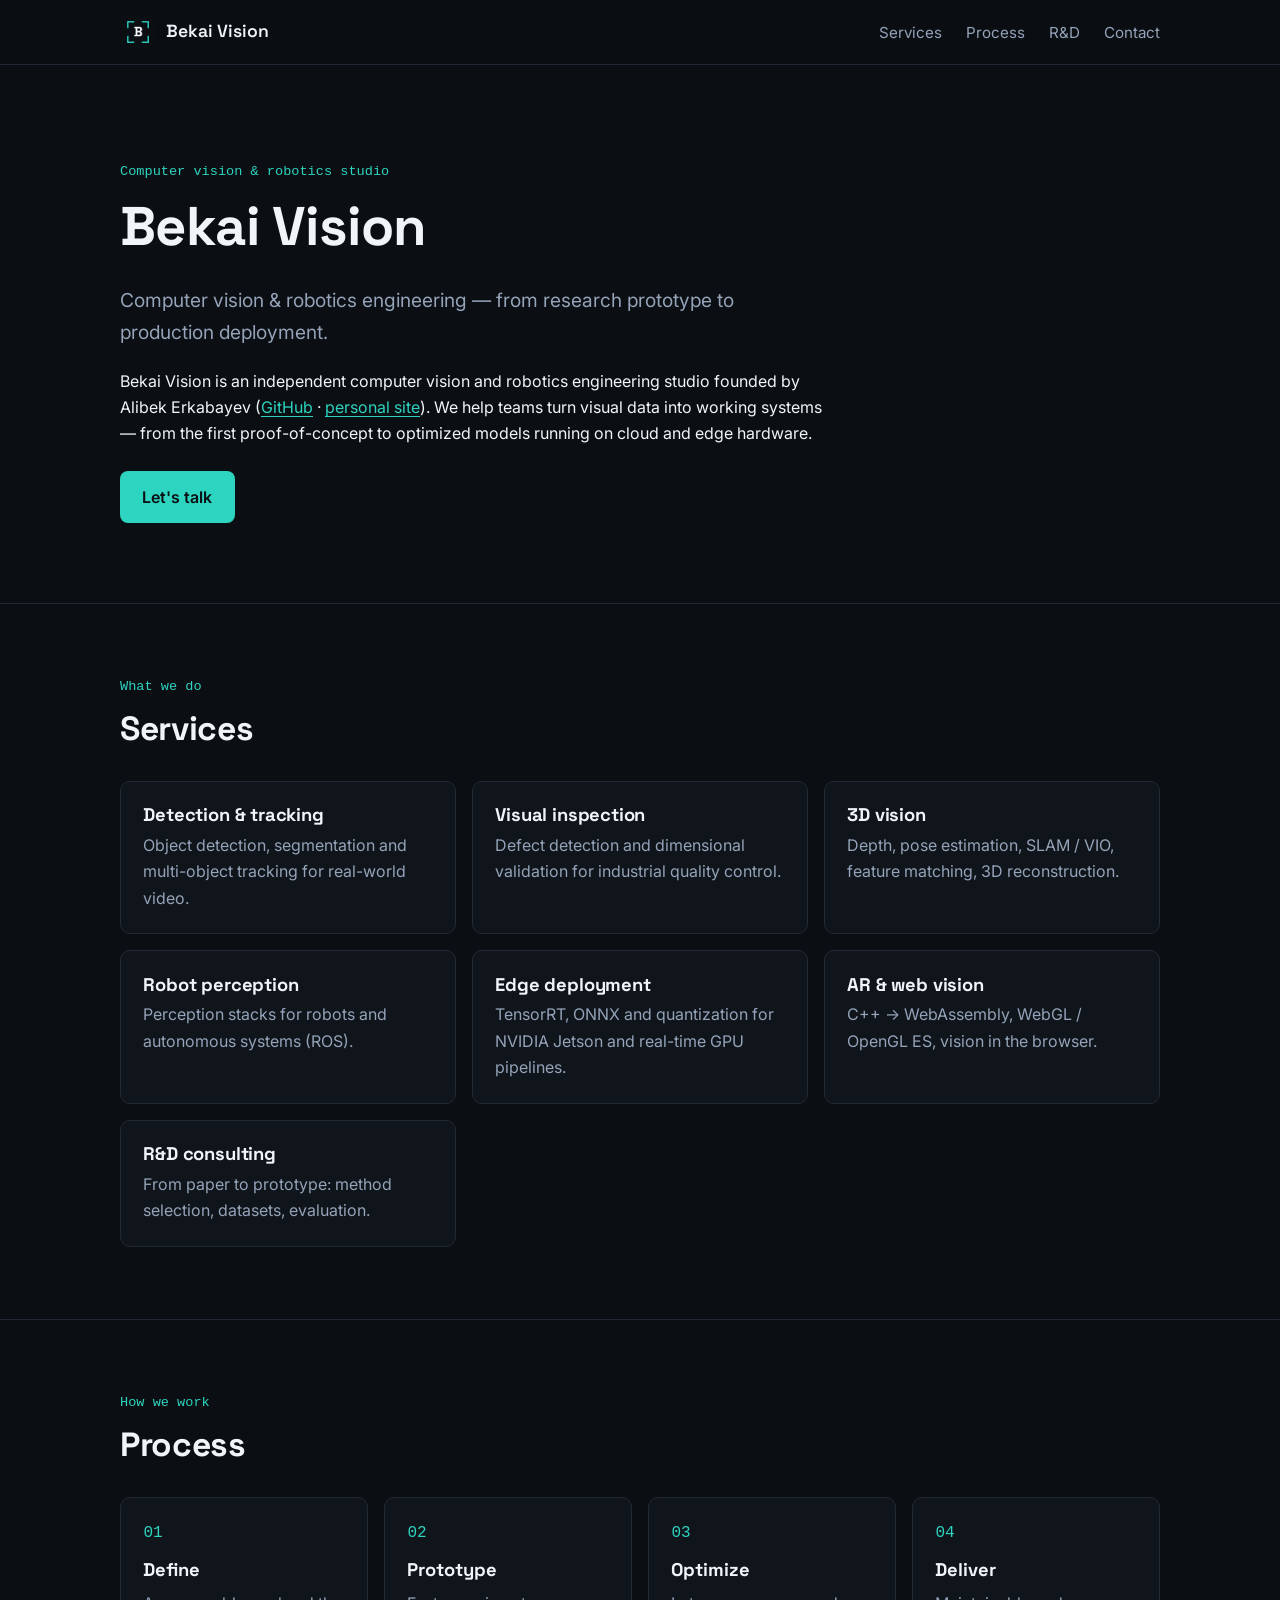
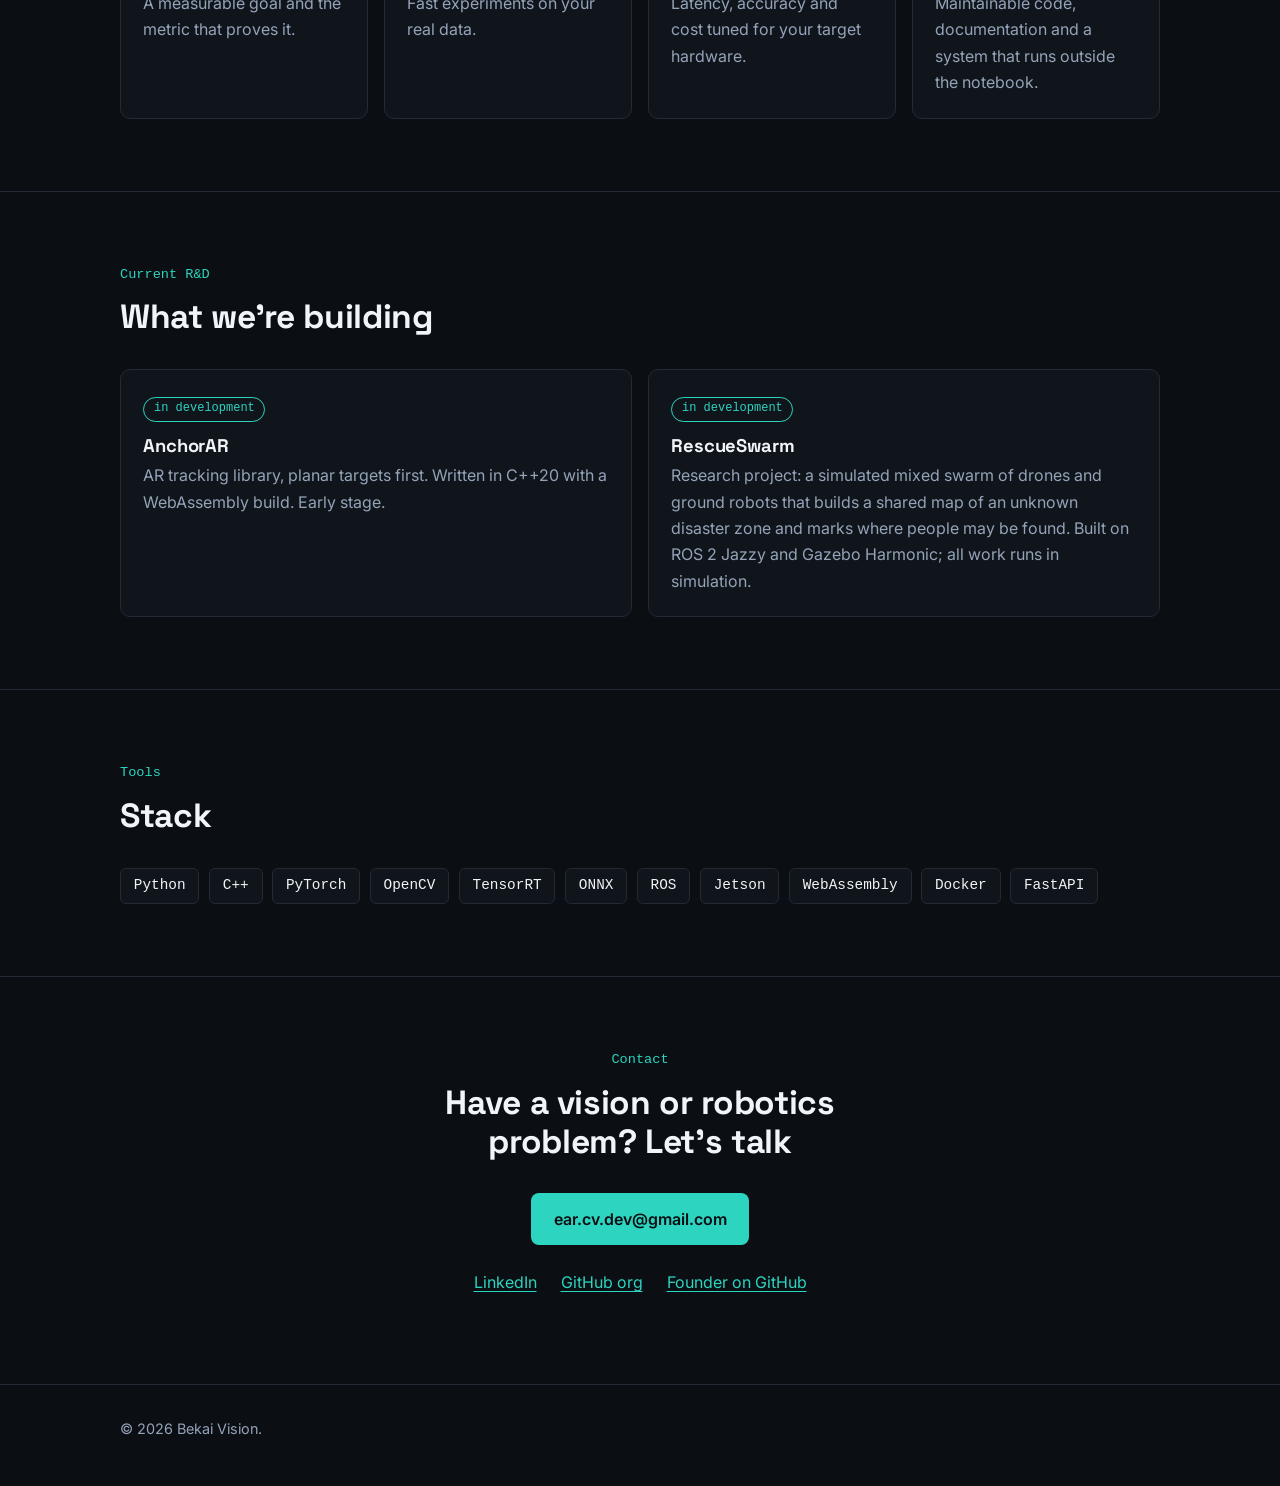
<file: index.html>
<!DOCTYPE html>
<html lang="en">
<head>
<title>Bekai Vision — Computer vision &amp; robotics engineering</title>
<meta name="description" content="Bekai Vision is an independent computer vision and robotics engineering studio. From research prototype to production deployment, on cloud and edge hardware.">
<link rel="canonical" href="https://bekaivision.github.io/">
<meta property="og:type" content="website">
<meta property="og:site_name" content="Bekai Vision">
<meta property="og:title" content="Bekai Vision — Computer vision &amp; robotics engineering">
<meta property="og:description" content="Computer vision &amp; robotics engineering — from research prototype to production deployment.">
<meta property="og:url" content="https://bekaivision.github.io/">
<meta property="og:image" content="https://bekaivision.github.io/assets/img/banner@2x.png">
<meta name="twitter:card" content="summary_large_image">
<meta name="twitter:title" content="Bekai Vision — Computer vision &amp; robotics engineering">
<meta name="twitter:description" content="Computer vision &amp; robotics engineering — from research prototype to production deployment.">
<meta name="twitter:image" content="https://bekaivision.github.io/assets/img/banner@2x.png">
<meta charset="utf-8">
<meta name="viewport" content="width=device-width,initial-scale=1">
<meta name="theme-color" content="#0B0F14">
<link rel="icon" type="image/png" href="/assets/img/favicon.png">
<link rel="apple-touch-icon" href="/assets/img/logo-dark@2x.png">
<link rel="preconnect" href="https://fonts.googleapis.com">
<link rel="preconnect" href="https://fonts.gstatic.com" crossorigin>
<link rel="stylesheet" href="https://fonts.googleapis.com/css2?family=Inter:wght@400;500;600&family=Space+Grotesk:wght@500;600;700&display=swap">
<link rel="stylesheet" href="/assets/css/style.css">
</head>
<body>
<a class="skip" href="#main">Skip to content</a>
<header class="site">
<div class="wrap">
<a class="brand" href="#top"><img src="/assets/img/logo-dark@1x.png" srcset="/assets/img/logo-dark@1x.png 1x, /assets/img/logo-dark@2x.png 2x" width="36" height="36" alt="Bekai Vision logo">Bekai Vision</a>
<nav id="site-nav" aria-label="Main">
<button class="nav-toggle" aria-expanded="false" aria-controls="site-nav" type="button">Menu</button>
<ul>
<li><a href="#services">Services</a></li>
<li><a href="#process">Process</a></li>
<li><a href="#rd">R&amp;D</a></li>
<li><a href="#contact">Contact</a></li>
</ul>
</nav>
</div>
</header>
<main id="main">
<section class="hero" id="top">
<div class="wrap">
<span class="eyebrow">Computer vision &amp; robotics studio</span>
<h1>Bekai Vision</h1>
<p class="tag">Computer vision &amp; robotics engineering — from research prototype to production deployment.</p>
<p class="intro">Bekai Vision is an independent computer vision and robotics engineering studio founded by Alibek Erkabayev (<a href="https://github.com/bigalex95">GitHub</a> · <a href="https://bigalex95.github.io">personal site</a>). We help teams turn visual data into working systems — from the first proof-of-concept to optimized models running on cloud and edge hardware.</p>
<a class="btn" href="mailto:ear.cv.dev@gmail.com">Let's talk</a>
</div>
</section>
<section id="services">
<div class="wrap">
<span class="eyebrow">What we do</span>
<h2>Services</h2>
<div class="grid">
<article class="card"><h3>Detection &amp; tracking</h3><p>Object detection, segmentation and multi-object tracking for real-world video.</p></article>
<article class="card"><h3>Visual inspection</h3><p>Defect detection and dimensional validation for industrial quality control.</p></article>
<article class="card"><h3>3D vision</h3><p>Depth, pose estimation, SLAM / VIO, feature matching, 3D reconstruction.</p></article>
<article class="card"><h3>Robot perception</h3><p>Perception stacks for robots and autonomous systems (ROS).</p></article>
<article class="card"><h3>Edge deployment</h3><p>TensorRT, ONNX and quantization for NVIDIA Jetson and real-time GPU pipelines.</p></article>
<article class="card"><h3>AR &amp; web vision</h3><p>C++ → WebAssembly, WebGL / OpenGL ES, vision in the browser.</p></article>
<article class="card"><h3>R&amp;D consulting</h3><p>From paper to prototype: method selection, datasets, evaluation.</p></article>
</div>
</div>
</section>
<section id="process">
<div class="wrap">
<span class="eyebrow">How we work</span>
<h2>Process</h2>
<ol class="steps">
<li><strong>Define</strong><span>A measurable goal and the metric that proves it.</span></li>
<li><strong>Prototype</strong><span>Fast experiments on your real data.</span></li>
<li><strong>Optimize</strong><span>Latency, accuracy and cost tuned for your target hardware.</span></li>
<li><strong>Deliver</strong><span>Maintainable code, documentation and a system that runs outside the notebook.</span></li>
</ol>
</div>
</section>
<section id="rd">
<div class="wrap">
<span class="eyebrow">Current R&amp;D</span>
<h2>What we're building</h2>
<div class="grid rd">
<article class="card"><span class="badge">in development</span><h3>AnchorAR</h3><p>AR tracking library, planar targets first. Written in C++20 with a WebAssembly build. Early stage.</p></article>
<article class="card"><span class="badge">in development</span><h3>RescueSwarm</h3><p>Research project: a simulated mixed swarm of drones and ground robots that builds a shared map of an unknown disaster zone and marks where people may be found. Built on ROS 2 Jazzy and Gazebo Harmonic; all work runs in simulation.</p></article>
</div>
</div>
</section>
<section id="stack">
<div class="wrap">
<span class="eyebrow">Tools</span>
<h2>Stack</h2>
<ul class="chips">
<li>Python</li><li>C++</li><li>PyTorch</li><li>OpenCV</li><li>TensorRT</li><li>ONNX</li><li>ROS</li><li>Jetson</li><li>WebAssembly</li><li>Docker</li><li>FastAPI</li>
</ul>
</div>
</section>
<section id="contact" class="cta">
<div class="wrap">
<span class="eyebrow">Contact</span>
<h2>Have a vision or robotics problem? Let's talk</h2>
<a class="btn" href="mailto:ear.cv.dev@gmail.com">ear.cv.dev@gmail.com</a>
<ul class="links">
<li><a href="https://www.linkedin.com/company/bekaivision">LinkedIn</a></li>
<li><a href="https://github.com/bekaivision">GitHub org</a></li>
<li><a href="https://github.com/bigalex95">Founder on GitHub</a></li>
</ul>
</div>
</section>
</main>
<footer>
<div class="wrap"><p>© 2026 Bekai Vision.</p></div>
</footer>
<script src="/assets/js/main.js" defer></script>
</body>
</html>
</file>
<file: assets/css/style.css>
:root{--bg:#0B0F14;--surface:#10151C;--border:#222A35;--text:#F1F5F9;--muted:#94A3B8;--accent:#2DD4BF;
--head:"Space Grotesk",system-ui,-apple-system,"Segoe UI",sans-serif;
--body:"Inter",system-ui,-apple-system,"Segoe UI",sans-serif;
--mono:ui-monospace,SFMono-Regular,Menlo,Consolas,monospace}
*{box-sizing:border-box}
html{scroll-behavior:smooth;scroll-padding-top:5rem}
body{margin:0;background:var(--bg);color:var(--text);font:16px/1.65 var(--body);-webkit-font-smoothing:antialiased}
h1,h2,h3{font-family:var(--head);line-height:1.15;margin:0 0 .5em;letter-spacing:-.01em}
h1{font-size:clamp(2rem,5vw,3.4rem)}
h2{font-size:clamp(1.6rem,3vw,2.1rem)}
h3{font-size:1.15rem}
p{margin:0 0 1em}
a{color:var(--accent);text-underline-offset:3px}
a:hover{color:#5eead4}
:focus-visible{outline:2px solid var(--accent);outline-offset:3px;border-radius:4px}
.wrap{max-width:1080px;margin:0 auto;padding:0 1.25rem}
.skip{position:absolute;left:-999px;top:0;background:var(--accent);color:var(--bg);padding:.6rem 1rem;z-index:100}
.skip:focus{left:0}
header.site{position:sticky;top:0;z-index:50;background:rgba(11,15,20,.92);backdrop-filter:blur(8px);border-bottom:1px solid var(--border)}
header.site .wrap{display:flex;align-items:center;justify-content:space-between;height:4rem}
.brand{display:flex;align-items:center;gap:.65rem;color:var(--text);text-decoration:none;font-family:var(--head);font-weight:600;font-size:1.1rem}
.brand img{width:36px;height:36px;border-radius:6px}
nav ul{display:flex;gap:1.5rem;list-style:none;margin:0;padding:0}
nav a{color:var(--muted);text-decoration:none;font-size:.95rem}
nav a:hover{color:var(--text)}
.nav-toggle{display:none;background:none;border:1px solid var(--border);color:var(--text);border-radius:6px;padding:.4rem .7rem;font:inherit;cursor:pointer}
section{padding:4.5rem 0;border-bottom:1px solid var(--border)}
.eyebrow{font-family:var(--mono);color:var(--accent);font-size:.85rem;margin-bottom:.75rem;display:block}
.hero{padding:6rem 0 5rem}
.hero .tag{font-size:1.2rem;color:var(--muted);max-width:42rem}
.hero p.intro{max-width:44rem;color:var(--text)}
.btn{display:inline-block;background:var(--accent);color:var(--bg);font-weight:600;padding:.8rem 1.4rem;border-radius:8px;text-decoration:none;margin-top:.5rem}
.btn:hover{background:#5eead4;color:var(--bg)}
.grid{display:grid;gap:1rem;grid-template-columns:repeat(auto-fill,minmax(250px,1fr));margin-top:2rem}
.card{background:var(--surface);border:1px solid var(--border);border-radius:10px;padding:1.4rem}
.card p{color:var(--muted);margin:0}
.card h3{margin-bottom:.4rem}
.steps{list-style:none;counter-reset:s;padding:0;margin:2rem 0 0;display:grid;gap:1rem;grid-template-columns:repeat(auto-fit,minmax(220px,1fr))}
.steps li{counter-increment:s;background:var(--surface);border:1px solid var(--border);border-radius:10px;padding:1.4rem}
.steps li::before{content:"0" counter(s);font-family:var(--mono);color:var(--accent);display:block;margin-bottom:.5rem}
.steps strong{font-family:var(--head);font-size:1.15rem;display:block;margin-bottom:.3rem}
.steps span{color:var(--muted)}
.badge{display:inline-block;font-family:var(--mono);font-size:.75rem;color:var(--accent);border:1px solid var(--accent);border-radius:999px;padding:.1rem .6rem;margin-bottom:.8rem}
.rd{grid-template-columns:repeat(auto-fit,minmax(300px,1fr))}
.chips{list-style:none;display:flex;flex-wrap:wrap;gap:.6rem;padding:0;margin:2rem 0 0}
.chips li{font-family:var(--mono);font-size:.9rem;background:var(--surface);border:1px solid var(--border);border-radius:6px;padding:.35rem .8rem}
.cta{text-align:center}
.cta h2{max-width:32rem;margin:0 auto 1.5rem}
.links{display:flex;justify-content:center;gap:1.5rem;flex-wrap:wrap;margin-top:1.5rem;list-style:none;padding:0}
footer{padding:2rem 0;color:var(--muted);font-size:.9rem}
.center{text-align:center;min-height:100vh;display:flex;flex-direction:column;align-items:center;justify-content:center;padding:2rem}
.center img{width:80px;border-radius:12px;margin-bottom:1rem}
@media(max-width:720px){
 .nav-toggle{display:block}
 nav ul{display:none;position:absolute;top:4rem;left:0;right:0;flex-direction:column;gap:0;background:var(--surface);border-bottom:1px solid var(--border)}
 nav ul.open,nav.open ul{display:flex}
 nav li a{display:block;padding:.9rem 1.25rem}
 section{padding:3.25rem 0}
}
@media(prefers-reduced-motion:reduce){html{scroll-behavior:auto}*{transition:none!important;animation:none!important}}
</file>
